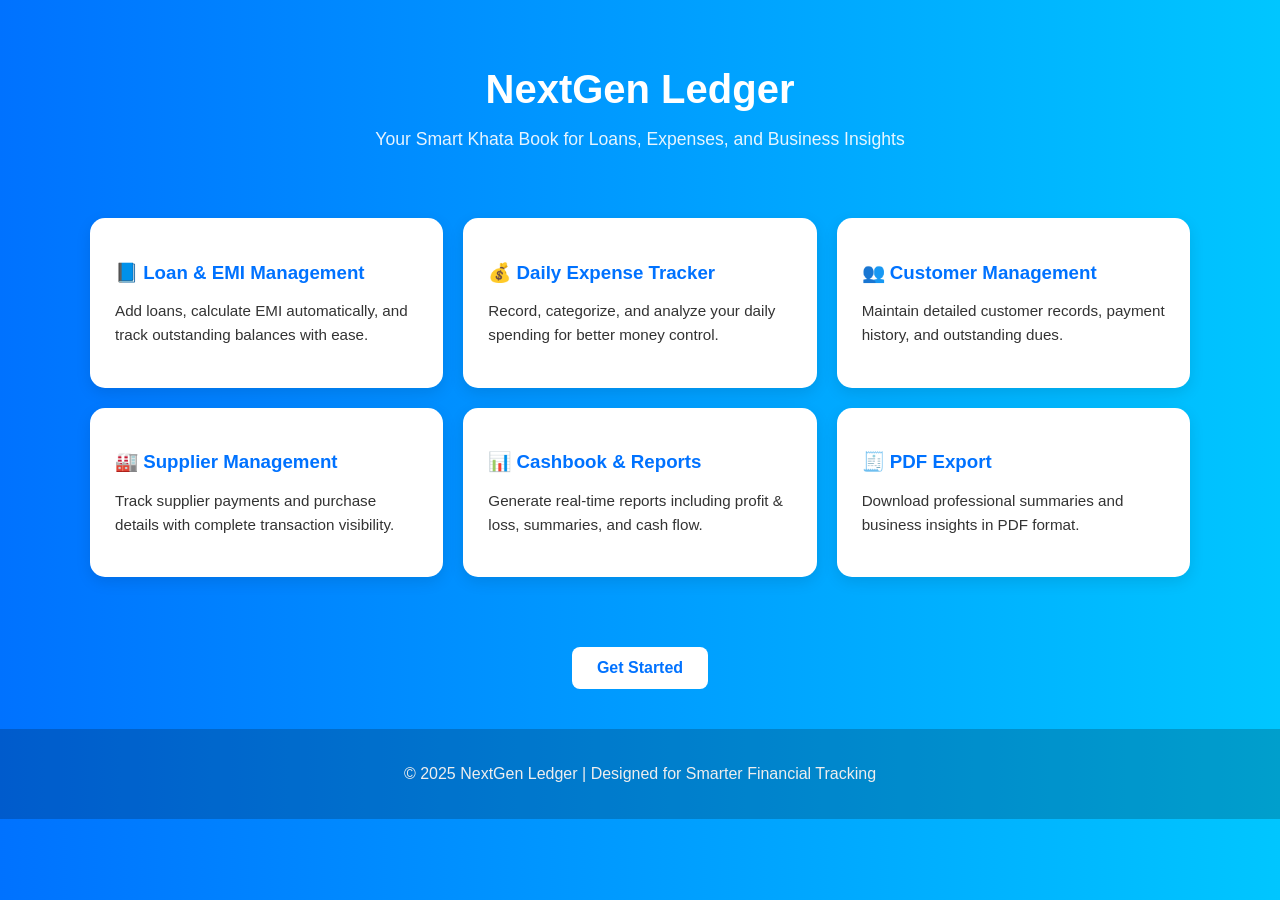
<file: frontend/index.html>
<!DOCTYPE html>
<html lang="en">
<head>
  <meta charset="UTF-8">
  <meta name="viewport" content="width=device-width, initial-scale=1.0">
  <title>NextGen Ledger | Smart Khata Book</title>
  <link rel="stylesheet">
  <style>
    body {
      background: linear-gradient(to right, #0072ff, #00c6ff);
      color: #fff;
      font-family: "Poppins", sans-serif;
      margin: 0;
      padding: 0;
    }

    header {
      text-align: center;
      padding: 40px 0 10px;
    }
  
    header h1 {
      font-size: 2.5em;
      margin-bottom: 10px;
    }

    header p {
      font-size: 1.1em;
      opacity: 0.9;
    }

    .features {
      display: grid;
      grid-template-columns: repeat(auto-fit, minmax(280px, 1fr));
      gap: 20px;
      padding: 40px;
      max-width: 1100px;
      margin: auto;
    }

    .card {
      background: #ffffff;
      color: #333;
      border-radius: 15px;
      padding: 25px;
      box-shadow: 0 5px 15px rgba(0,0,0,0.1);
      transition: transform 0.2s ease;
    }

    .card:hover {
      transform: translateY(-5px);
    }

    .card h3 {
      color: #0072ff;
      margin-bottom: 10px;
    }

    .card p {
      font-size: 0.95em;
      line-height: 1.6em;
    }

    .footer {
      text-align: center;
      padding: 20px;
      color: #eee;
      background: rgba(0,0,0,0.2);
      margin-top: 40px;
    }

    .cta {
      text-align: center;
      margin-top: 30px;
    }

    .cta button {
      background-color: #fff;
      color: #0072ff;
      border: none;
      border-radius: 8px;
      padding: 12px 25px;
      font-size: 16px;
      cursor: pointer;
      font-weight: 600;
      transition: 0.3s;
    }

    .cta button:hover {
      background-color: #e6f0ff;
    }
  </style>
</head>
<body>
  <header>
    <h1>NextGen Ledger</h1>
    <p>Your Smart Khata Book for Loans, Expenses, and Business Insights</p>
  </header>

  <section class="features">
    <div class="card">
      <h3>📘 Loan & EMI Management</h3>
      <p>Add loans, calculate EMI automatically, and track outstanding balances with ease.</p>
    </div>

    <div class="card">
      <h3>💰 Daily Expense Tracker</h3>
      <p>Record, categorize, and analyze your daily spending for better money control.</p>
    </div>

    <div class="card">
      <h3>👥 Customer Management</h3>
      <p>Maintain detailed customer records, payment history, and outstanding dues.</p>
    </div>

    <div class="card">
      <h3>🏭 Supplier Management</h3>
      <p>Track supplier payments and purchase details with complete transaction visibility.</p>
    </div>

    <div class="card">
      <h3>📊 Cashbook & Reports</h3>
      <p>Generate real-time reports including profit & loss, summaries, and cash flow.</p>
    </div>

    <div class="card">
      <h3>🧾 PDF Export</h3>
      <p>Download professional summaries and business insights in PDF format.</p>
    </div>
  </section>

  <div class="cta">
    <button onclick="window.location.href='index.html'">Get Started</button>
  </div>

  <div class="footer">
    <p>© 2025 NextGen Ledger | Designed for Smarter Financial Tracking</p>
  </div>
</body>
</html>
</file>
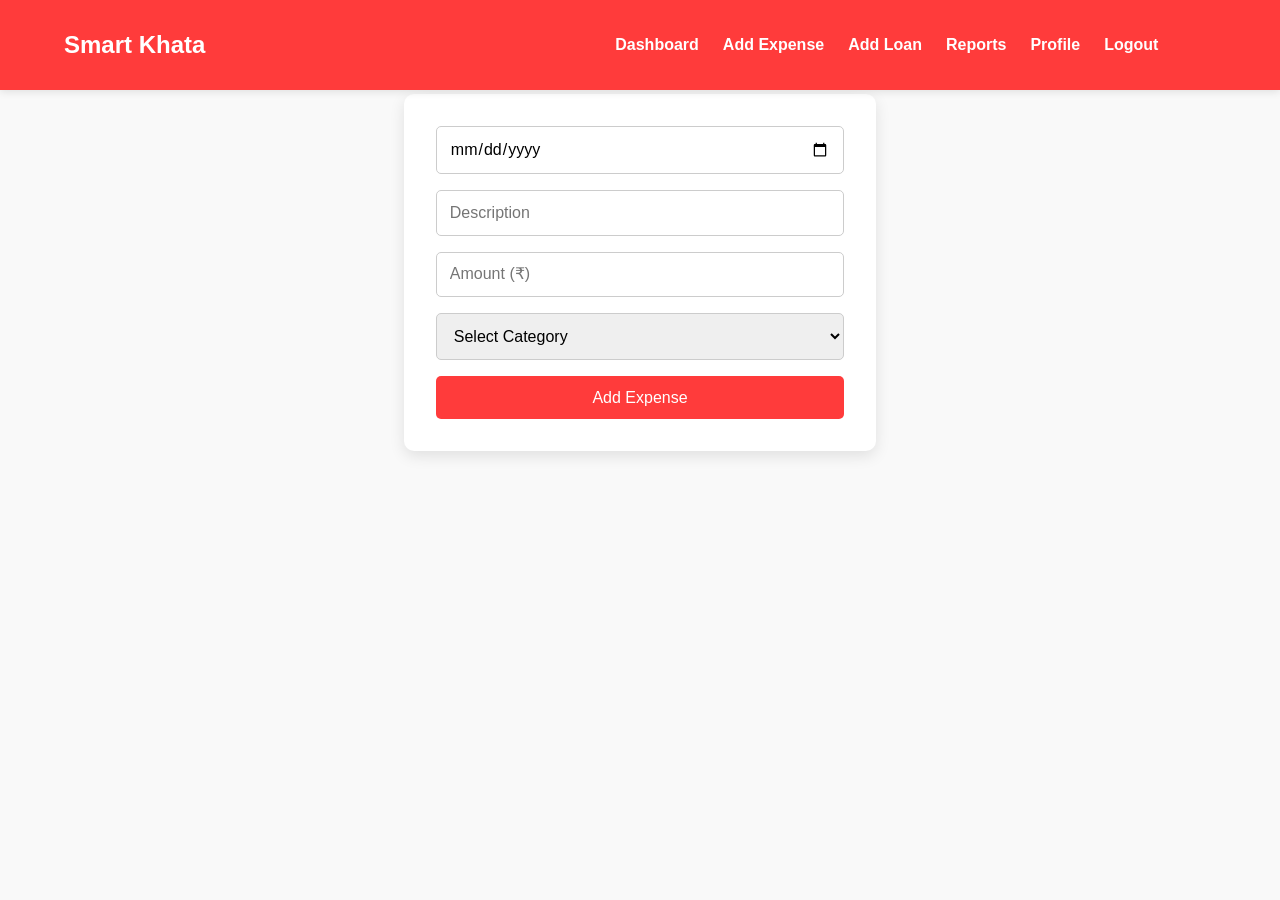
<file: frontend/add-expense.html>
<!DOCTYPE html>
<html lang="en">
<head>
  <meta charset="UTF-8">
  <meta name="viewport" content="width=device-width, initial-scale=1.0">
  <title>Add Expense | Smart Khata Book</title>
  <link rel="stylesheet" href="style.css">
  <style>
    body {
      margin: 0;
      font-family: Arial, sans-serif;
      background-color: #f9f9f9;
    }

    /* Navbar */
    header {
      background-color: #ff3b3b;
      color: white;
      padding: 1rem 5%;
      display: flex;
      justify-content: space-between;
      align-items: center;
    }

    header h1 {
      margin: 0;
      font-size: 1.5rem;
    }

    nav a {
      color: white;
      text-decoration: none;
      margin-left: 1.5rem;
      font-weight: bold;
      transition: color 0.3s;
    }

    nav a:hover {
      color: #ffd6d6;
    }

    /* Page container */
    .container {
      padding: 2rem 5%;
      max-width: 600px;
      margin: 0 auto;
    }

    h2 {
      color: #ff3b3b;
      margin-bottom: 1.5rem;
      text-align: center;
    }

    form {
      background: #fff;
      padding: 2rem;
      border-radius: 10px;
      box-shadow: 0 5px 15px rgba(0,0,0,0.1);
    }

    input, select {
      width: 100%;
      padding: 0.8rem;
      margin-bottom: 1rem;
      border: 1px solid #ccc;
      border-radius: 5px;
      font-size: 1rem;
    }

    button {
      width: 100%;
      padding: 0.8rem;
      background: #ff3b3b;
      border: none;
      border-radius: 5px;
      color: #fff;
      font-size: 1rem;
      cursor: pointer;
      transition: background 0.3s;
    }

    button:hover {
      background: #e02a2a;
    }
  </style>
</head>
<body>

  <!-- Navbar -->
  <header>
    <h1>Smart Khata</h1>
    <nav>
      <a href="dashboard.html">Dashboard</a>
      <a href="add-expense.html">Add Expense</a>
      <a href="add-loan.html">Add Loan</a>
      <a href="reports.html">Reports</a>
      <a href="profile.html">Profile</a>
      <a href="index.html">Logout</a>
    </nav>
  </header>

  <!-- Add Expense Form -->
  <div class="container">
    <h2>Add New Expense</h2>
    <form action="#" method="post">
      <input type="date" name="date" required>
      <input type="text" name="description" placeholder="Description" required>
      <input type="number" name="amount" placeholder="Amount (₹)" required>
      <select name="category" required>
        <option value="">Select Category</option>
        <option value="food">Food</option>
        <option value="transport">Transport</option>
        <option value="entertainment">Entertainment</option>
        <option value="bills">Bills</option>
        <option value="others">Others</option>
      </select>
      <button type="submit">Add Expense</button>
    </form>
  </div>

</body>
</html>
</file>
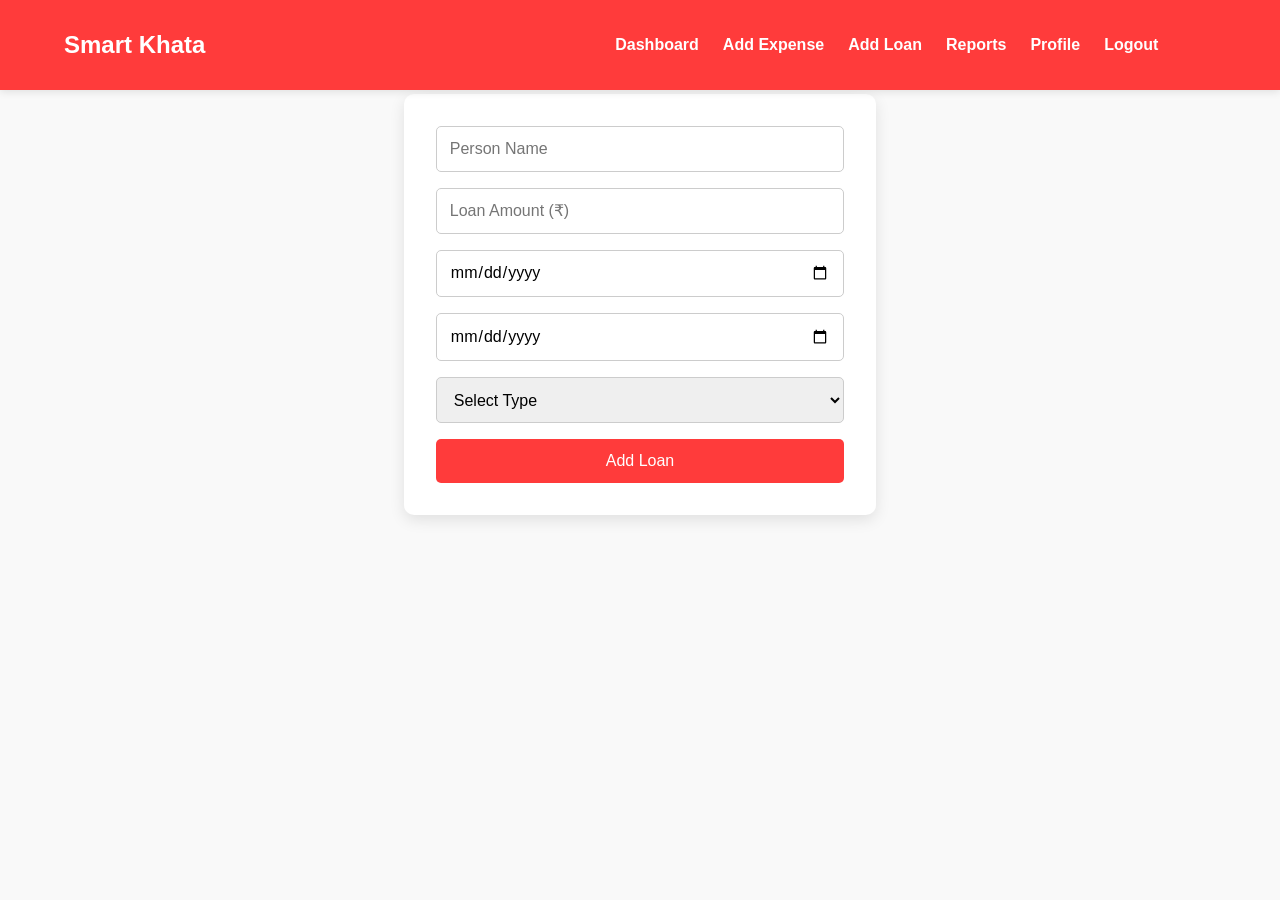
<file: frontend/add-loan.html>
<!DOCTYPE html>
<html lang="en">
<head>
  <meta charset="UTF-8">
  <meta name="viewport" content="width=device-width, initial-scale=1.0">
  <title>Add Loan | Smart Khata Book</title>
  <link rel="stylesheet" href="style.css">
  <style>
    body {
      margin: 0;
      font-family: Arial, sans-serif;
      background-color: #f9f9f9;
    }

    /* Navbar */
    header {
      background-color: #ff3b3b;
      color: white;
      padding: 1rem 5%;
      display: flex;
      justify-content: space-between;
      align-items: center;
    }

    header h1 {
      margin: 0;
      font-size: 1.5rem;
    }

    nav a {
      color: white;
      text-decoration: none;
      margin-left: 1.5rem;
      font-weight: bold;
      transition: color 0.3s;
    }

    nav a:hover {
      color: #ffd6d6;
    }

    /* Page container */
    .container {
      padding: 2rem 5%;
      max-width: 600px;
      margin: 0 auto;
    }

    h2 {
      color: #ff3b3b;
      margin-bottom: 1.5rem;
      text-align: center;
    }

    form {
      background: #fff;
      padding: 2rem;
      border-radius: 10px;
      box-shadow: 0 5px 15px rgba(0,0,0,0.1);
    }

    input, select {
      width: 100%;
      padding: 0.8rem;
      margin-bottom: 1rem;
      border: 1px solid #ccc;
      border-radius: 5px;
      font-size: 1rem;
    }

    button {
      width: 100%;
      padding: 0.8rem;
      background: #ff3b3b;
      border: none;
      border-radius: 5px;
      color: #fff;
      font-size: 1rem;
      cursor: pointer;
      transition: background 0.3s;
    }

    button:hover {
      background: #e02a2a;
    }
  </style>
</head>
<body>

  <!-- Navbar -->
  <header>
    <h1>Smart Khata</h1>
    <nav>
      <a href="dashboard.html">Dashboard</a>
      <a href="add-expense.html">Add Expense</a>
      <a href="add-loan.html">Add Loan</a>
      <a href="reports.html">Reports</a>
      <a href="profile.html">Profile</a>
      <a href="index.html">Logout</a>
    </nav>
  </header>

  <!-- Add Loan Form -->
  <div class="container">
    <h2>Add New Loan</h2>
    <form action="#" method="post">
      <input type="text" name="name" placeholder="Person Name" required>
      <input type="number" name="amount" placeholder="Loan Amount (₹)" required>
      <input type="date" name="date" placeholder="Date" required>
      <input type="date" name="due_date" placeholder="Due Date" required>
      <select name="type" required>
        <option value="">Select Type</option>
        <option value="given">Loan Given</option>
        <option value="taken">Loan Taken</option>
      </select>
      <button type="submit">Add Loan</button>
    </form>
  </div>

</body>
</html>
</file>
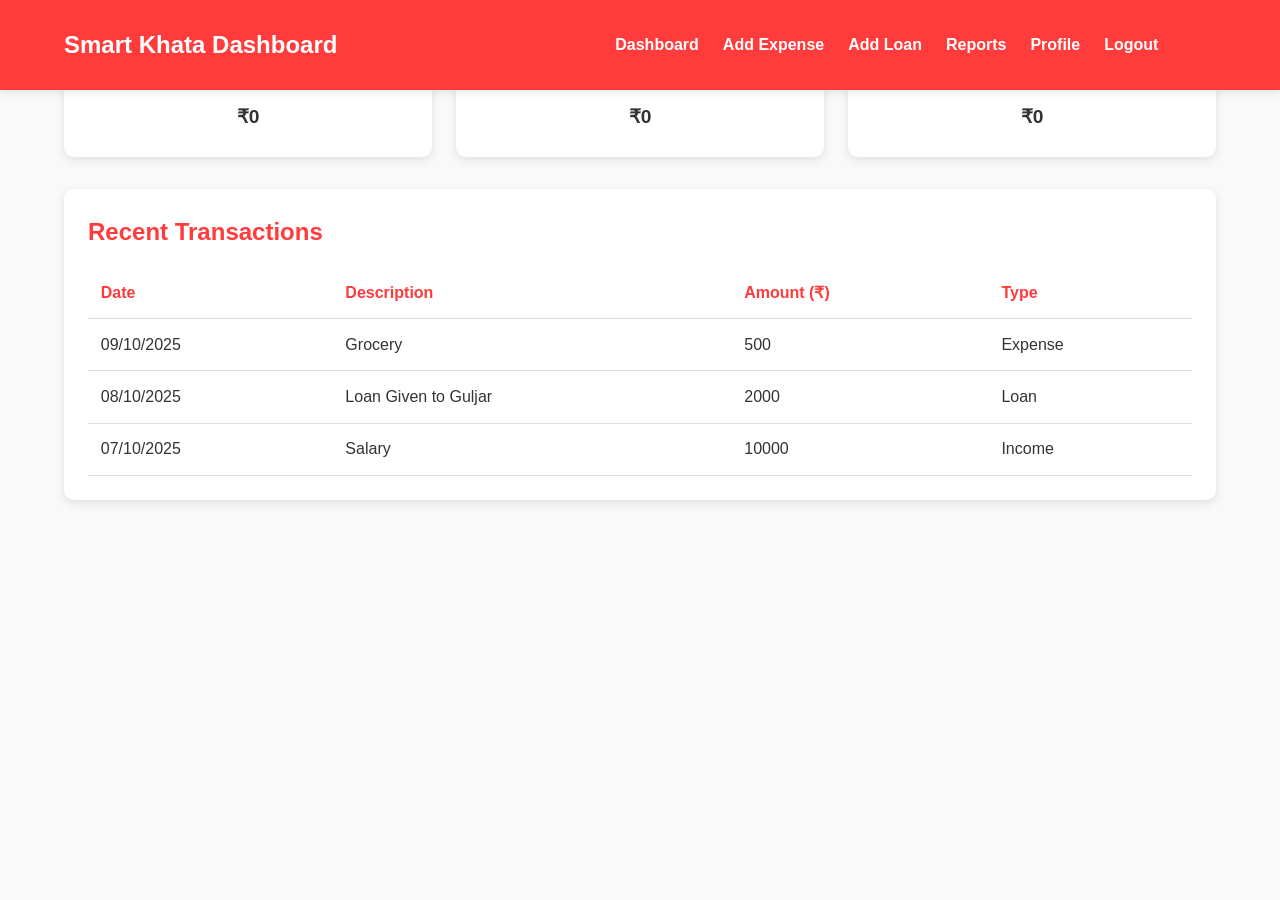
<file: frontend/dashboard.html>
<!DOCTYPE html>
<html lang="en">
<head>
  <meta charset="UTF-8">
  <meta name="viewport" content="width=device-width, initial-scale=1.0">
  <title>Dashboard | Smart Khata Book</title>
  <link rel="stylesheet" href="style.css">
  <style>
    body {
      margin: 0;
      font-family: Arial, sans-serif;
      background-color: #f9f9f9;
    }

    /* --- Navbar --- */
    header {
      background-color: #ff3b3b;
      color: white;
      padding: 1rem 5%;
      display: flex;
      justify-content: space-between;
      align-items: center;
    }

    header h1 {
      margin: 0;
      font-size: 1.5rem;
    }

    nav a {
      color: white;
      text-decoration: none;
      margin-left: 1.5rem;
      font-weight: bold;
      transition: color 0.3s;
    }

    nav a:hover {
      color: #ffd6d6;
    }

    /* --- Dashboard Container --- */
    .dashboard-container {
      padding: 2rem 5%;
    }

    .summary-cards {
      display: flex;
      gap: 1.5rem;
      flex-wrap: wrap;
      margin-bottom: 2rem;
    }

    .card {
      background: #fff;
      flex: 1 1 200px;
      padding: 1.5rem;
      border-radius: 10px;
      box-shadow: 0 3px 10px rgba(0,0,0,0.1);
      text-align: center;
      transition: transform 0.3s;
    }

    .card:hover {
      transform: translateY(-5px);
    }

    .card h3 {
      margin-bottom: 1rem;
      color: #ff3b3b;
    }

    .card p {
      font-size: 1.2rem;
      font-weight: bold;
    }

    /* --- Transactions Table --- */
    .transactions {
      background: #fff;
      padding: 1.5rem;
      border-radius: 10px;
      box-shadow: 0 3px 10px rgba(0,0,0,0.1);
    }

    .transactions h2 {
      color: #ff3b3b;
      margin-bottom: 1rem;
    }

    table {
      width: 100%;
      border-collapse: collapse;
    }

    table th, table td {
      text-align: left;
      padding: 0.8rem;
      border-bottom: 1px solid #ddd;
    }

    table th {
      color: #ff3b3b;
    }

    table tr:hover {
      background-color: #f9f9f9;
    }

    /* --- Responsive --- */
    @media (max-width: 768px) {
      .summary-cards {
        flex-direction: column;
      }
    }
  </style>
</head>
<body>

  <!-- Navbar -->
  <header>
    <h1>Smart Khata Dashboard</h1>
    <nav>
      <a href="dashboard.html">Dashboard</a>
      <a href="add-expense.html">Add Expense</a>
      <a href="add-loan.html">Add Loan</a>
      <a href="reports.html">Reports</a>
      <a href="profile.html">Profile</a>
      <a href="index.html">Logout</a>
    </nav>
  </header>

  <!-- Dashboard Content -->
  <div class="dashboard-container">

    <!-- Summary Cards -->
    <div class="summary-cards">
      <div class="card">
        <h3>Total Expenses</h3>
        <p>₹0</p>
      </div>
      <div class="card">
        <h3>Total Loans</h3>
        <p>₹0</p>
      </div>
      <div class="card">
        <h3>Pending Payments</h3>
        <p>₹0</p>
      </div>
    </div>

    <!-- Recent Transactions -->
    <div class="transactions">
      <h2>Recent Transactions</h2>
      <table>
        <thead>
          <tr>
            <th>Date</th>
            <th>Description</th>
            <th>Amount (₹)</th>
            <th>Type</th>
          </tr>
        </thead>
        <tbody>
          <tr>
            <td>09/10/2025</td>
            <td>Grocery</td>
            <td>500</td>
            <td>Expense</td>
          </tr>
          <tr>
            <td>08/10/2025</td>
            <td>Loan Given to Guljar</td>
            <td>2000</td>
            <td>Loan</td>
          </tr>
          <tr>
            <td>07/10/2025</td>
            <td>Salary</td>
            <td>10000</td>
            <td>Income</td>
          </tr>
        </tbody>
      </table>
    </div>

  </div>

</body>
</html>
</file>
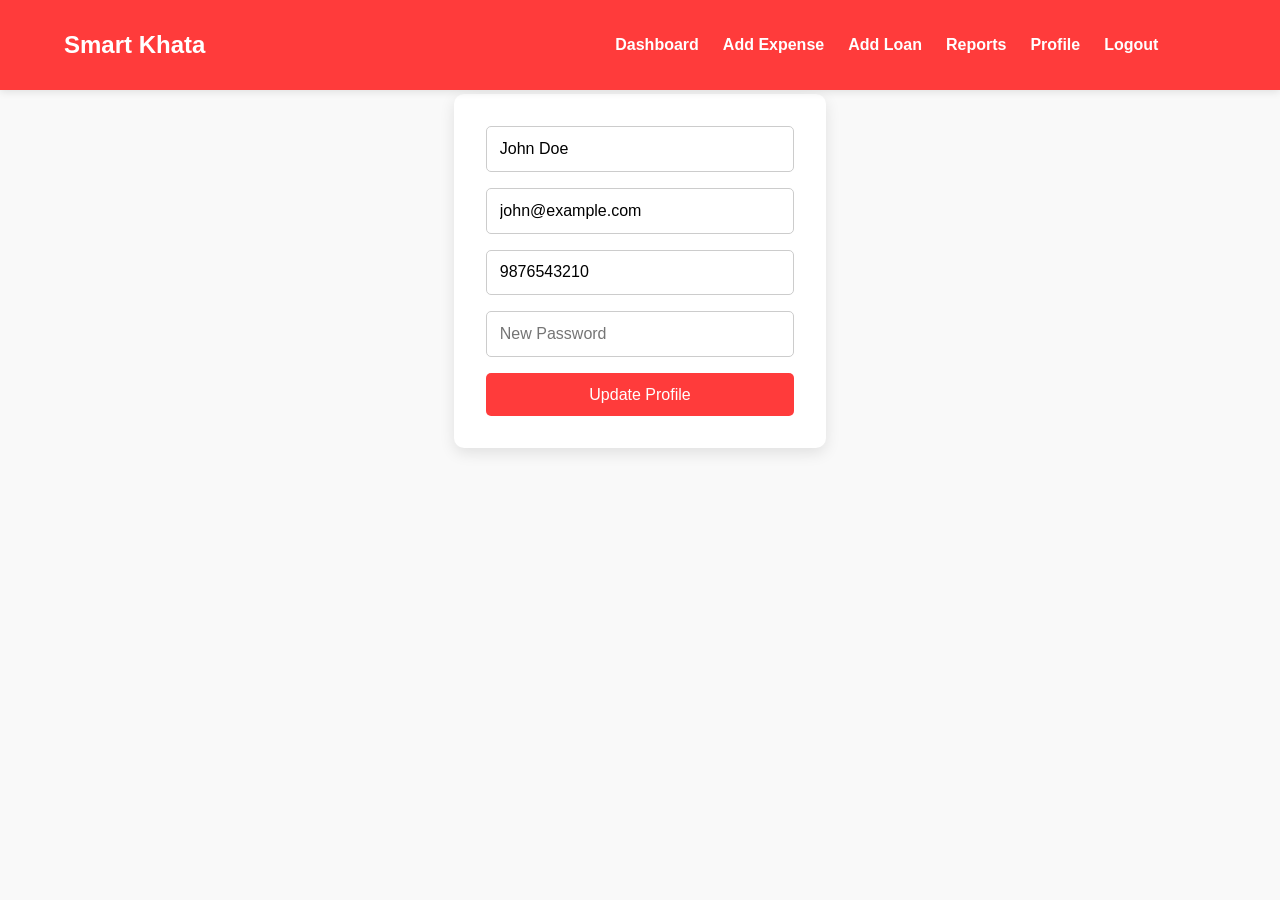
<file: frontend/profile.html>
<!DOCTYPE html>
<html lang="en">
<head>
  <meta charset="UTF-8">
  <meta name="viewport" content="width=device-width, initial-scale=1.0">
  <title>Profile | Smart Khata Book</title>
  <link rel="stylesheet" href="style.css">
  <style>
    body {
      margin: 0;
      font-family: Arial, sans-serif;
      background-color: #f9f9f9;
    }

    /* Navbar */
    header {
      background-color: #ff3b3b;
      color: white;
      padding: 1rem 5%;
      display: flex;
      justify-content: space-between;
      align-items: center;
    }

    header h1 {
      margin: 0;
      font-size: 1.5rem;
    }

    nav a {
      color: white;
      text-decoration: none;
      margin-left: 1.5rem;
      font-weight: bold;
      transition: color 0.3s;
    }

    nav a:hover {
      color: #ffd6d6;
    }

    /* Container */
    .container {
      padding: 2rem 5%;
      max-width: 500px;
      margin: 0 auto;
    }

    h2 {
      color: #ff3b3b;
      margin-bottom: 1.5rem;
      text-align: center;
    }

    form {
      background: #fff;
      padding: 2rem;
      border-radius: 10px;
      box-shadow: 0 5px 15px rgba(0,0,0,0.1);
    }

    input {
      width: 100%;
      padding: 0.8rem;
      margin-bottom: 1rem;
      border: 1px solid #ccc;
      border-radius: 5px;
      font-size: 1rem;
    }

    button {
      width: 100%;
      padding: 0.8rem;
      background: #ff3b3b;
      border: none;
      border-radius: 5px;
      color: #fff;
      font-size: 1rem;
      cursor: pointer;
      transition: background 0.3s;
    }

    button:hover {
      background: #e02a2a;
    }
  </style>
</head>
<body>

  <!-- Navbar -->
  <header>
    <h1>Smart Khata</h1>
    <nav>
      <a href="dashboard.html">Dashboard</a>
      <a href="add-expense.html">Add Expense</a>
      <a href="add-loan.html">Add Loan</a>
      <a href="reports.html">Reports</a>
      <a href="profile.html">Profile</a>
      <a href="index.html">Logout</a>
    </nav>
  </header>

  <!-- Profile Form -->
  <div class="container">
    <h2>Your Profile</h2>
    <form action="#" method="post">
      <input type="text" name="fullname" placeholder="Full Name" value="John Doe" required>
      <input type="email" name="email" placeholder="Email Address" value="john@example.com" required>
      <input type="tel" name="phone" placeholder="Phone Number" value="9876543210" required>
      <input type="password" name="password" placeholder="New Password">
      <button type="submit">Update Profile</button>
    </form>
  </div>

</body>
</html>
</file>
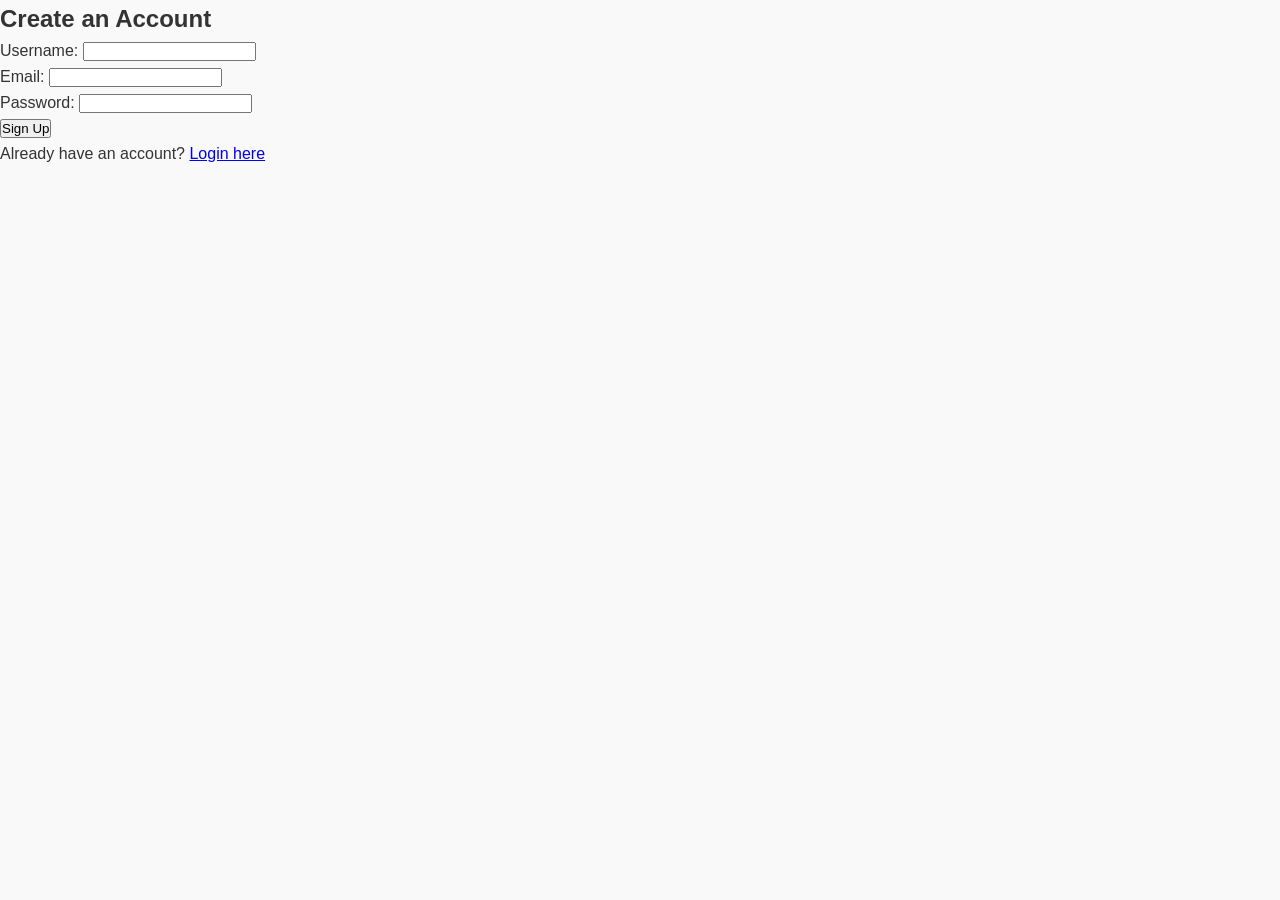
<file: frontend/signup.html>
<!DOCTYPE html>
<html lang="en">
<head>
  <meta charset="UTF-8">
  <meta name="viewport" content="width=device-width, initial-scale=1.0">
  <title>NextGen Ledger - Sign Up</title>
  <link rel="stylesheet" href="style.css">
</head>
<body>
  <div class="container">
    <h2>Create an Account</h2>
    <form action="InsertUser" method="post">
      <label>Username:</label>
      <input type="text" name="username" required><br>

      <label>Email:</label>
      <input type="email" name="email" required><br>

      <label>Password:</label>
      <input type="password" name="password" required><br>

      <button type="submit">Sign Up</button>
    </form>
    <p>Already have an account? <a href="login.html">Login here</a></p>
  </div>
</body>
</html>
</file>
<file: frontend/style.css>
/* -------------------------
   Global Reset & Basics
-------------------------- */
* {
  margin: 0;
  padding: 0;
  box-sizing: border-box;
  font-family: 'Poppins', sans-serif;
}

body {
  color: #333;
  line-height: 1.6;
  background-color: #f9f9f9;
}

/* -------------------------
   Navbar / Header
-------------------------- */
header {
  position: fixed;
  top: 0;
  width: 100%;
  background-color: #fff;
  box-shadow: 0 2px 8px rgba(0,0,0,0.1);
  z-index: 1000;
}

nav {
  display: flex;
  justify-content: space-between;
  align-items: center;
  padding: 1rem 5%;
}

.logo {
  font-size: 1.8rem;
  font-weight: 700;
  color: #39e6b8;
}

.nav-links {
  display: flex;
  list-style: none;
  gap: 2rem;
}

.nav-links a {
  text-decoration: none;
  color: #333;
  font-weight: 500;
  transition: color 0.3s;
}

.nav-links a:hover {
  color: #39e6b8;
}

.cta button {
  background-color: #e63946;
  color: white;
  border: none;
  padding: 0.6rem 1.2rem;
  border-radius: 6px;
  cursor: pointer;
  font-weight: 500;
  transition: background-color 0.3s;
}

.cta button:hover {
  background-color: #c92d3e;
}

/* -------------------------
   Hero Section
-------------------------- */
.hero {
  display: flex;
  justify-content: space-between;
  align-items: center;
  padding: 8% 5%;
  background: linear-gradient(135deg, #fff, #fbecec);
  margin-top: 80px;
}

.hero-text {
  max-width: 50%;
}

.hero-text h1 {
  font-size: 2.8rem;
  color: #e63946;
  margin-bottom: 1rem;
}

.hero-text p {
  font-size: 1.1rem;
  margin-bottom: 1.5rem;
  color: #444;
}

.download-buttons img {
  width: 160px;
  margin-right: 1rem;
  cursor: pointer;
  transition: transform 0.3s ease;
}

.download-buttons img:hover {
  transform: scale(1.05);
}

.hero-image img {
  max-width: 100%;
  height: auto;
}

/* -------------------------
   Features Section
-------------------------- */
.features {
  padding: 5% 5%;
  text-align: center;
}

.features h2 {
  font-size: 2rem;
  color: #e63946;
  margin-bottom: 2rem;
}

.feature-cards {
  display: flex;
  justify-content: center;
  gap: 2rem;
  flex-wrap: wrap;
}

.feature-card {
  background: #fff;
  width: 260px;
  padding: 2rem;
  border-radius: 12px;
  box-shadow: 0 4px 10px rgba(0,0,0,0.1);
  transition: transform 0.3s, box-shadow 0.3s;
}

.feature-card:hover {
  transform: translateY(-8px);
  box-shadow: 0 6px 15px rgba(0,0,0,0.15);
}

.feature-card img {
  width: 60px;
  margin-bottom: 1rem;
}

.feature-card h3 {
  color: #e63946;
  margin-bottom: 0.5rem;
}

.feature-card p {
  font-size: 0.95rem;
  color: #555;
}

/* -------------------------
   Testimonials Section
-------------------------- */
.testimonials {
  background-color: #f4f4f4;
  padding: 5% 5%;
  text-align: center;
}

.testimonials h2 {
  font-size: 2rem;
  color: #e63946;
  margin-bottom: 2rem;
}

.testimonial-card {
  background: #fff;
  display: inline-block;
  width: 260px;
  padding: 1.5rem;
  margin: 1rem;
  border-radius: 10px;
  box-shadow: 0 2px 10px rgba(0,0,0,0.1);
}

.testimonial-card p {
  font-style: italic;
  margin-bottom: 1rem;
  color: #555;
}

.testimonial-card h4 {
  color: #e63946;
  font-weight: 600;
}

/* -------------------------
   Footer
-------------------------- */
footer {
  background-color: #222;
  color: #fff;
  text-align: center;
  padding: 2rem 5%;
}

footer a {
  color: #e63946;
  text-decoration: none;
  margin: 0 0.5rem;
}

footer a:hover {
  text-decoration: underline;
}

/* -------------------------
   Responsive Design
-------------------------- */
@media (max-width: 768px) {
  nav {
    flex-direction: column;
    gap: 1rem;
  }

  .hero {
    flex-direction: column;
    text-align: center;
  }

  .hero-text {
    max-width: 100%;
    margin-bottom: 2rem;
  }

  .feature-cards {
    flex-direction: column;
    align-items: center;
  }

  .download-buttons img {
    width: 130px;
  }
}
</file>
